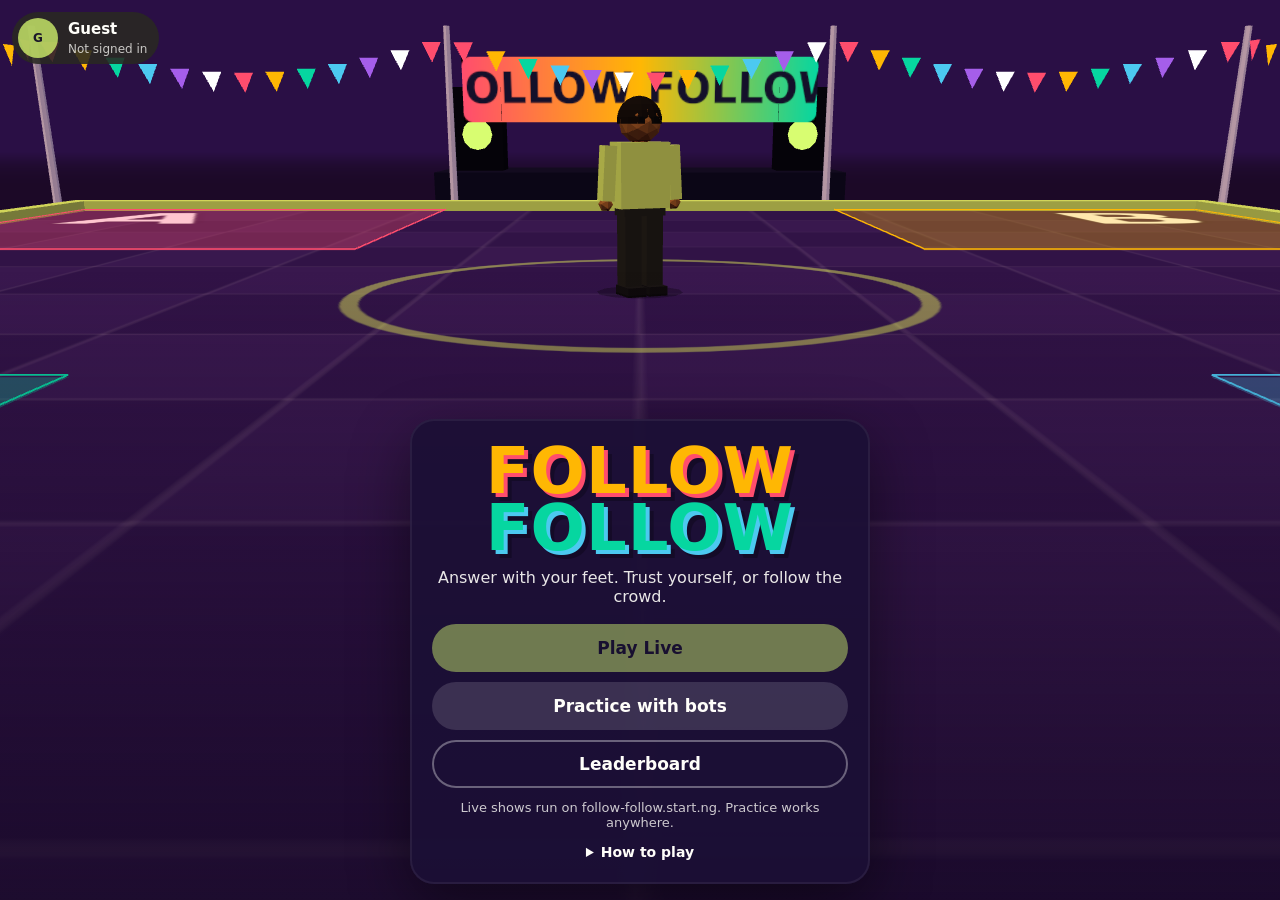
<file: index.html>
<!doctype html>
<html lang="en">
<head>
  <meta charset="utf-8">
  <meta name="viewport" content="width=device-width, initial-scale=1, viewport-fit=cover">
  <meta name="theme-color" content="#2a0f45">
  <title>Follow Follow · start.ng</title>
  <meta name="description" content="A live multiplayer quiz where you answer with your feet. Run your start.ng character to a corner: trust yourself or follow the crowd.">
  <link rel="icon" href="assets/favicon.svg" type="image/svg+xml">
  <link rel="stylesheet" href="styles.css">
</head>
<body>
  <canvas id="scene" aria-label="The Follow Follow arena"></canvas>

  <!-- start.ng profile card -->
  <div class="card" id="player-card">
    <span class="face" id="player-face" aria-hidden="true"></span>
    <div class="who">
      <b id="player-name">Guest</b>
      <span id="player-account">Not signed in</span>
    </div>
    <button class="chip" id="player-sign-in" hidden>Sign in</button>
  </div>

  <!-- Round HUD -->
  <div class="hud" id="hud" hidden>
    <div class="round-row">
      <span class="pill" id="round-label">Round 1/10</span>
      <span class="pill type" id="type-label">Fact</span>
      <span class="pill" id="alive-label"></span>
    </div>
    <div class="question" id="question-card" hidden>
      <div class="category" id="category"></div>
      <div class="q" id="question-text"></div>
      <div class="timer"><span id="timer-fill"></span></div>
    </div>
  </div>
  <div class="corners" id="corners" hidden></div>
  <div class="banner" id="banner" hidden></div>
  <div class="net" id="net" role="status" hidden>
    <span id="net-text"></span>
    <button class="chip" id="net-action" hidden></button>
  </div>

  <div class="bottom" id="bottom" hidden>
    <span class="status" id="status"></span>
    <button class="btn small ghost" id="leave">Menu</button>
    <button class="btn cheer" id="cheer" title="Cheer (Space)">🎉 Cheer</button>
  </div>

  <!-- Title screen -->
  <div class="overlay" id="title">
    <div class="panel title-panel">
      <h1 class="logo">FOLLOW<br><span>FOLLOW</span></h1>
      <p class="tagline">Answer with your feet. Trust yourself, or follow the crowd.</p>
      <div class="buttons">
        <button class="btn primary" id="play-live">Play Live</button>
        <button class="btn" id="practice">Practice with bots</button>
        <button class="btn ghost" id="open-board">Leaderboard</button>
      </div>
      <p class="note" id="live-note"></p>
      <details class="how">
        <summary>How to play</summary>
        <ul>
          <li>A question appears. The 4 corners are <b>A</b>, <b>B</b>, <b>C</b> and <b>D</b>.</li>
          <li><b>Tap</b> or <b>click</b> where to walk, or use <b>WASD</b> / arrow keys.</li>
          <li><b>Fact</b> rounds: be in the right corner. <b>Majority</b>: the biggest crowd survives. <b>Minority</b>: the smallest crowd survives.</li>
          <li>Wrong corner (or no corner) and you're off to the stands. Keep answering from the stands for points.</li>
          <li>Last ones standing win the show.</li>
        </ul>
      </details>
    </div>
  </div>

  <!-- Lobby -->
  <div class="lobby" id="lobby" hidden>
    <div class="big" id="lobby-count">40</div>
    <div class="lobby-text" id="lobby-text">Next show starts soon. Stand in the arena to play!</div>
  </div>

  <!-- Show results -->
  <div class="overlay" id="results" hidden>
    <div class="panel">
      <h2 id="results-title">Show over!</h2>
      <p id="results-winners"></p>
      <div class="stats">
        <div><b id="stat-rounds">0</b><span>Rounds survived</span></div>
        <div><b id="stat-correct">0</b><span>Correct answers</span></div>
        <div><b id="stat-outlasted">0</b><span>Players outlasted</span></div>
      </div>
      <p class="note" id="results-saved"></p>
      <ol class="board" id="results-board"></ol>
      <div class="buttons row">
        <button class="btn primary" id="results-next">Next show</button>
        <button class="btn ghost" id="results-menu">Menu</button>
      </div>
    </div>
  </div>

  <!-- Leaderboard -->
  <div class="overlay" id="board" hidden>
    <div class="panel">
      <h2>Leaderboard</h2>
      <p class="note">Ranked by rounds survived, then correct answers, then players outlasted.</p>
      <ol class="board" id="board-list"></ol>
      <div class="buttons row">
        <button class="btn primary" id="board-close">Close</button>
      </div>
    </div>
  </div>

  <script src="vendor/three.min.js"></script>
  <script src="js/questions.js"></script>
  <script src="js/platform.js"></script>
  <script src="js/clock.js"></script>
  <script src="js/character.js"></script>
  <script src="js/arena.js"></script>
  <script src="js/bots.js"></script>
  <script src="js/show.js"></script>
  <script src="js/net.js"></script>
  <script src="js/main.js"></script>
</body>
</html>
</file>
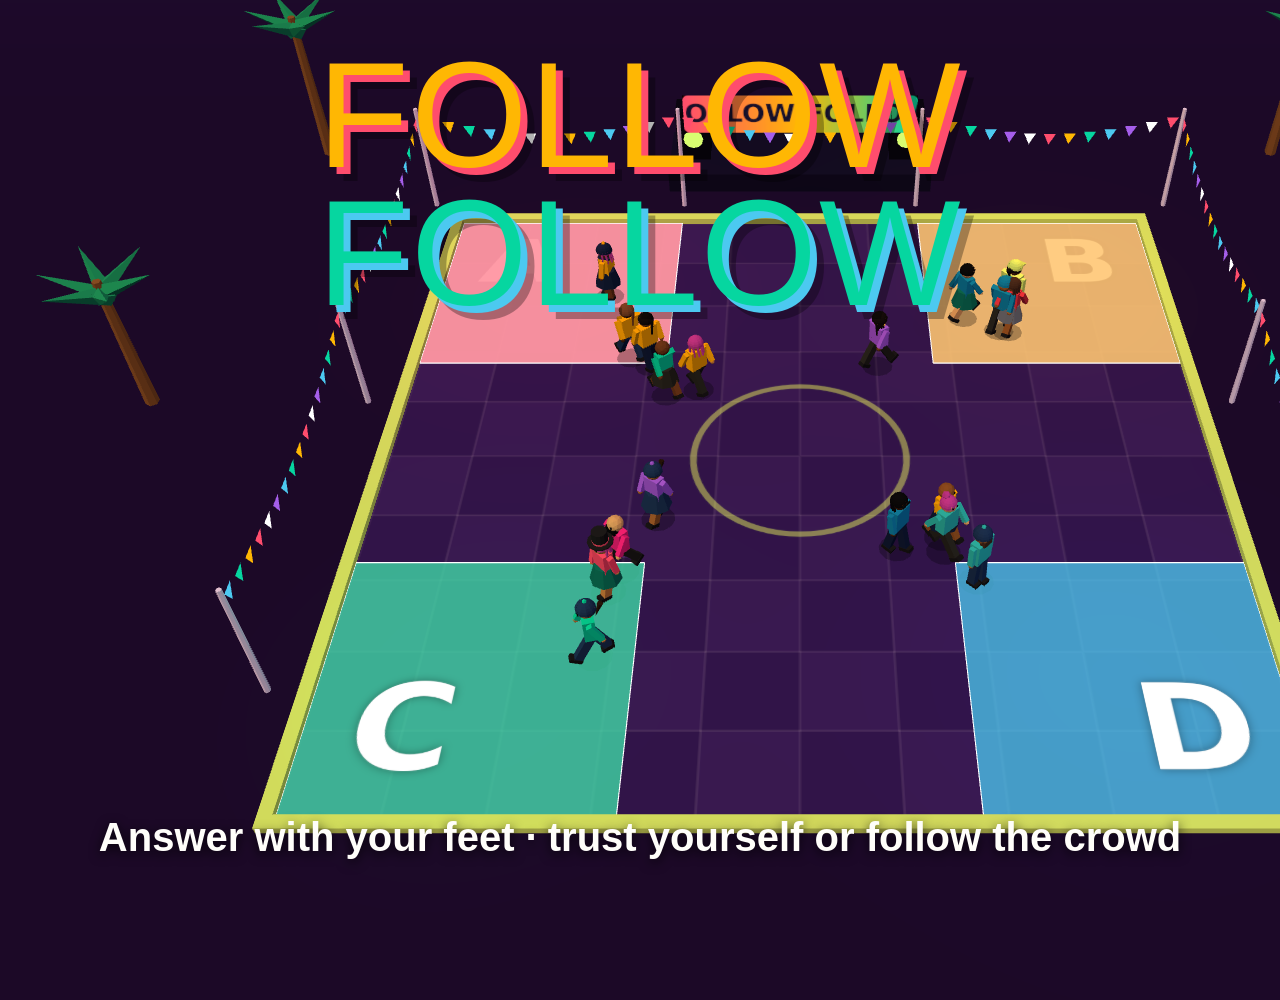
<file: tools/cover.html>
<!doctype html>
<html lang="en">
<head>
  <meta charset="utf-8">
  <title>Follow Follow cover</title>
  <!-- Rendered at 1600×1000 by tools/make-cover.mjs to make cover.png. -->
  <style>
    html, body { margin: 0; width: 1600px; height: 1000px; overflow: hidden; background: #2a0f45; }
    canvas { display: block; }
    .title {
      position: absolute; left: 0; right: 0; top: 46px; text-align: center;
      font-family: "Arial Black", "Trebuchet MS", sans-serif; font-size: 150px; line-height: 0.92; letter-spacing: 2px;
      color: #ffb703; text-shadow: 7px 7px 0 #ff4d6d, 14px 14px 0 rgba(0, 0, 0, 0.3);
    }
    .title span { color: #06d6a0; text-shadow: 7px 7px 0 #4cc9f0, 14px 14px 0 rgba(0, 0, 0, 0.3); }
    .sub {
      position: absolute; left: 0; right: 0; bottom: 40px; text-align: center;
      font: 800 40px "Trebuchet MS", sans-serif; color: #fffefa; text-shadow: 0 3px 12px rgba(0, 0, 0, 0.8);
    }
  </style>
</head>
<body>
  <div class="title">FOLLOW <span>FOLLOW</span></div>
  <div class="sub">Answer with your feet · trust yourself or follow the crowd</div>
  <script src="../vendor/three.min.js"></script>
  <script src="../js/clock.js"></script>
  <script src="../js/character.js"></script>
  <script src="../js/arena.js"></script>
  <script>
    const renderer = new THREE.WebGLRenderer({ antialias: true, preserveDrawingBuffer: true });
    renderer.setSize(1600, 1000);
    document.body.prepend(renderer.domElement);
    const world = FF.arena.build();
    const scene = world.scene;
    world.setPads(['win', 'win', 'win', 'win']);
    world.tick(0.3);

    // Characters racing from the middle toward the four corners.
    const rand = FF.clock.mulberry32(2026);
    for (let k = 0; k < 18; k++) {
      const corner = k % 4;
      const goal = FF.arena.cornerCenter(corner);
      const t = 0.35 + rand() * 0.55; // how far along they are
      const x = goal.x * t + (rand() - 0.5) * 4;
      const z = goal.z * t + (rand() - 0.5) * 4;
      const c = FF.character.makeCharacter(FF.character.randomStyle(rand));
      c.root.position.set(x, 0, z);
      c.root.rotation.y = Math.atan2(goal.x - x, goal.z - z);
      for (let i = 0; i < 3 + k; i++) c.update(0.05, true); // mid-stride
      scene.add(c.root);
    }

    const camera = new THREE.PerspectiveCamera(42, 1.6, 0.5, 300);
    camera.position.set(0, 44, 46);
    camera.lookAt(0, 0, 3);
    scene.fog.near = 80;
    scene.fog.far = 170;
    renderer.render(scene, camera);
    document.body.dataset.ready = '1';
  </script>
</body>
</html>
</file>
<file: styles.css>
:root {
  --ink: #14102a;
  --paper: #fffefa;
  --lime: #d8fd71;
  --pink: #ff4d6d;
  --gold: #ffb703;
  --green: #06d6a0;
  --blue: #4cc9f0;
  --panel: rgba(28, 16, 54, 0.92);
  --font: "Trebuchet MS", system-ui, -apple-system, "Segoe UI", sans-serif;
  --display: "Arial Black", "Trebuchet MS", system-ui, sans-serif;
}

* { box-sizing: border-box; }

html, body {
  margin: 0;
  height: 100%;
  overflow: hidden;
  background: #2a0f45;
  color: var(--paper);
  font-family: var(--font);
  -webkit-tap-highlight-color: transparent;
  user-select: none;
  -webkit-user-select: none;
}

#scene {
  position: fixed;
  inset: 0;
  width: 100%;
  height: 100%;
  display: block;
  touch-action: none;
}

[hidden] { display: none !important; }

button { font: inherit; color: inherit; }

.btn {
  border: 0;
  border-radius: 999px;
  padding: 14px 22px;
  font-weight: 800;
  font-size: 17px;
  background: rgba(255, 255, 255, 0.14);
  color: var(--paper);
  cursor: pointer;
  transition: transform 0.1s ease, filter 0.1s ease;
}
.btn:hover { filter: brightness(1.12); }
.btn:active { transform: scale(0.97); }
.btn:disabled { opacity: 0.45; cursor: not-allowed; }
.btn.primary { background: var(--lime); color: var(--ink); }
.btn.ghost { background: transparent; box-shadow: inset 0 0 0 2px rgba(255, 255, 255, 0.35); }
.btn.small { padding: 8px 14px; font-size: 14px; }
.btn:focus-visible, .chip:focus-visible { outline: 3px solid var(--gold); outline-offset: 2px; }

.chip {
  border: 0;
  border-radius: 999px;
  padding: 6px 12px;
  background: var(--lime);
  color: var(--ink);
  font-weight: 800;
  cursor: pointer;
}

/* start.ng profile card */
.card {
  position: fixed;
  top: max(12px, env(safe-area-inset-top));
  left: 12px;
  z-index: 5;
  display: flex;
  align-items: center;
  gap: 10px;
  padding: 6px 12px 6px 6px;
  border-radius: 999px;
  background: rgba(41, 42, 35, 0.88);
  max-width: calc(100vw - 24px);
}
.card .face {
  width: 40px;
  height: 40px;
  border-radius: 50%;
  background: var(--lime) center / cover no-repeat;
  color: var(--ink);
  display: grid;
  place-items: center;
  font-weight: 900;
  flex: none;
}
.card .who { min-width: 0; }
.card b { display: block; font-size: 15px; white-space: nowrap; overflow: hidden; text-overflow: ellipsis; }
.card span { font-size: 12px; opacity: 0.75; }

/* Overlays */
.overlay {
  position: fixed;
  inset: 0;
  z-index: 10;
  display: grid;
  place-items: center;
  padding: 16px;
  background: radial-gradient(ellipse at center, rgba(42, 15, 69, 0.35), rgba(20, 8, 36, 0.8));
  overflow-y: auto;
}
.panel {
  width: min(460px, 100%);
  background: var(--panel);
  border-radius: 24px;
  padding: 24px 22px;
  box-shadow: 0 20px 60px rgba(0, 0, 0, 0.45), inset 0 0 0 2px rgba(255, 255, 255, 0.06);
  text-align: center;
}
/* The title panel sits low so your character shows above it. */
#title { place-items: end center; background: linear-gradient(to bottom, transparent 30%, rgba(20, 8, 36, 0.75)); }
.title-panel { margin-top: 38vh; }
.logo {
  font-family: var(--display);
  font-size: clamp(44px, 13vw, 64px);
  line-height: 0.9;
  margin: 0 0 10px;
  letter-spacing: 1px;
  color: var(--gold);
  text-shadow: 4px 4px 0 var(--pink), 8px 8px 0 rgba(0, 0, 0, 0.25);
}
.logo span { color: var(--green); text-shadow: 4px 4px 0 var(--blue), 8px 8px 0 rgba(0, 0, 0, 0.25); }
.tagline { margin: 0 0 18px; opacity: 0.9; }
.buttons { display: grid; gap: 10px; }
.buttons.row { grid-auto-flow: column; justify-content: center; margin-top: 14px; }
.note { font-size: 13px; opacity: 0.78; margin: 12px 0 0; min-height: 1em; }
.how { margin-top: 14px; text-align: left; font-size: 14px; }
.how summary { cursor: pointer; font-weight: 800; text-align: center; }
.how ul { padding-left: 18px; line-height: 1.45; }
h2 { font-family: var(--display); margin: 0 0 8px; color: var(--lime); }

.stats { display: grid; grid-template-columns: repeat(3, 1fr); gap: 8px; margin: 14px 0 4px; }
.stats div { background: rgba(255, 255, 255, 0.08); border-radius: 14px; padding: 10px 4px; }
.stats b { display: block; font-family: var(--display); font-size: 28px; color: var(--gold); }
.stats span { font-size: 12px; opacity: 0.8; }

.board { list-style: none; padding: 0; margin: 14px 0 0; text-align: left; max-height: 40vh; overflow-y: auto; }
.board li {
  display: grid;
  grid-template-columns: 34px 1fr auto;
  align-items: center;
  gap: 8px;
  padding: 8px 10px;
  border-radius: 12px;
  font-size: 14px;
}
.board li:nth-child(odd) { background: rgba(255, 255, 255, 0.05); }
.board li.me { background: var(--lime); color: var(--ink); font-weight: 800; }
.board .rank { font-family: var(--display); }
.board .name { overflow: hidden; text-overflow: ellipsis; white-space: nowrap; }
.board .nums { font-variant-numeric: tabular-nums; opacity: 0.9; font-size: 13px; }
.board .empty { display: block; text-align: center; opacity: 0.75; }

/* Round HUD */
.hud {
  position: fixed;
  top: max(64px, calc(env(safe-area-inset-top) + 56px));
  left: 50%;
  transform: translateX(-50%);
  width: min(620px, calc(100vw - 24px));
  z-index: 4;
  pointer-events: none;
}
.round-row { display: flex; gap: 6px; justify-content: center; flex-wrap: wrap; }
.pill {
  background: rgba(20, 16, 42, 0.85);
  border-radius: 999px;
  padding: 5px 12px;
  font-size: 13px;
  font-weight: 800;
}
.pill.type { background: var(--gold); color: var(--ink); }
.pill.type.majority { background: var(--blue); }
.pill.type.minority { background: var(--pink); color: var(--paper); }
.question {
  margin-top: 8px;
  background: var(--paper);
  color: var(--ink);
  border-radius: 18px;
  padding: 12px 16px 14px;
  text-align: center;
  box-shadow: 0 10px 30px rgba(0, 0, 0, 0.35);
}
.question .category { font-size: 12px; font-weight: 800; text-transform: uppercase; letter-spacing: 1px; color: #7a3fd1; }
.question .q { font-family: var(--display); font-size: clamp(17px, 4.6vw, 24px); line-height: 1.2; margin-top: 4px; }
.timer { height: 8px; background: #e7e1f5; border-radius: 99px; margin-top: 10px; overflow: hidden; }
.timer span { display: block; height: 100%; width: 100%; background: linear-gradient(90deg, var(--pink), var(--gold)); transform-origin: left; }

/* Corner labels, placed over the arena each frame */
.corners { position: fixed; inset: 0; z-index: 3; pointer-events: none; }
.corner {
  position: absolute;
  transform: translate(-50%, -50%);
  display: flex;
  align-items: center;
  gap: 6px;
  max-width: 44vw;
  padding: 5px 10px 5px 5px;
  border-radius: 16px;
  background: rgba(20, 16, 42, 0.82);
  box-shadow: 0 6px 16px rgba(0, 0, 0, 0.3);
  transition: opacity 0.2s, transform 0.2s;
}
.corner .letter {
  flex: none;
  width: 34px;
  height: 34px;
  border-radius: 11px;
  display: grid;
  place-items: center;
  font-family: var(--display);
  font-size: 20px;
  color: var(--ink);
}
.corner .text { font-weight: 800; font-size: 14px; line-height: 1.15; }
.corner .count {
  flex: none;
  min-width: 28px;
  height: 28px;
  border-radius: 99px;
  background: var(--paper);
  color: var(--ink);
  display: grid;
  place-items: center;
  font-family: var(--display);
  font-size: 15px;
  padding: 0 6px;
}
.corner.win { background: var(--lime); color: var(--ink); transform: translate(-50%, -50%) scale(1.08); }
.corner.lose { opacity: 0.45; }
.corner.mine { box-shadow: 0 0 0 3px var(--paper), 0 6px 16px rgba(0, 0, 0, 0.3); }

/* Big centre messages */
.banner {
  position: fixed;
  left: 50%;
  top: 55%;
  transform: translate(-50%, -50%);
  z-index: 6;
  pointer-events: none;
  text-align: center;
  font-family: var(--display);
  font-size: clamp(26px, 8vw, 46px);
  line-height: 1.05;
  color: var(--paper);
  text-shadow: 3px 3px 0 var(--pink), 0 0 30px rgba(0, 0, 0, 0.6);
  width: min(92vw, 720px);
  animation: pop 0.35s ease-out;
}
.banner small { display: block; font-family: var(--font); font-weight: 800; font-size: 0.42em; text-shadow: 0 2px 8px rgba(0, 0, 0, 0.8); margin-top: 6px; }
@keyframes pop { from { transform: translate(-50%, -50%) scale(0.6); opacity: 0; } }

/* Live room connection status */
.net {
  position: fixed;
  left: 50%;
  bottom: max(70px, calc(env(safe-area-inset-bottom) + 64px));
  transform: translateX(-50%);
  z-index: 7;
  display: flex;
  align-items: center;
  gap: 10px;
  max-width: calc(100vw - 24px);
  padding: 8px 10px 8px 16px;
  border-radius: 999px;
  background: rgba(20, 16, 42, 0.92);
  font-weight: 800;
  font-size: 14px;
}

/* Lobby */
.lobby {
  position: fixed;
  top: max(70px, calc(env(safe-area-inset-top) + 60px));
  left: 50%;
  transform: translateX(-50%);
  z-index: 4;
  text-align: center;
  pointer-events: none;
  width: min(520px, calc(100vw - 32px));
}
.lobby .big { font-family: var(--display); font-size: 64px; color: var(--gold); text-shadow: 4px 4px 0 var(--pink); line-height: 1; }
.lobby-text { margin-top: 6px; font-weight: 800; background: rgba(20, 16, 42, 0.8); border-radius: 14px; padding: 8px 12px; }

/* Bottom bar */
.bottom {
  position: fixed;
  left: 0;
  right: 0;
  bottom: max(12px, env(safe-area-inset-bottom));
  z-index: 5;
  display: flex;
  align-items: center;
  justify-content: space-between;
  gap: 8px;
  padding: 0 12px;
  pointer-events: none;
}
.bottom > * { pointer-events: auto; }
.status {
  order: 0;
  background: rgba(20, 16, 42, 0.85);
  border-radius: 999px;
  padding: 8px 14px;
  font-weight: 800;
  font-size: 14px;
  pointer-events: none;
}
.status.out { background: var(--pink); }
.status.in { background: var(--green); color: var(--ink); }
.btn.cheer { background: var(--gold); color: var(--ink); }

@media (max-width: 520px) {
  .corner .text { font-size: 12px; }
  .corner .letter { width: 28px; height: 28px; font-size: 16px; }
  .status { font-size: 12px; padding: 7px 10px; }
  .btn.cheer { padding: 10px 14px; font-size: 15px; }
}

@media (prefers-reduced-motion: reduce) {
  .banner { animation: none; }
  .btn, .corner { transition: none; }
}
</file>
